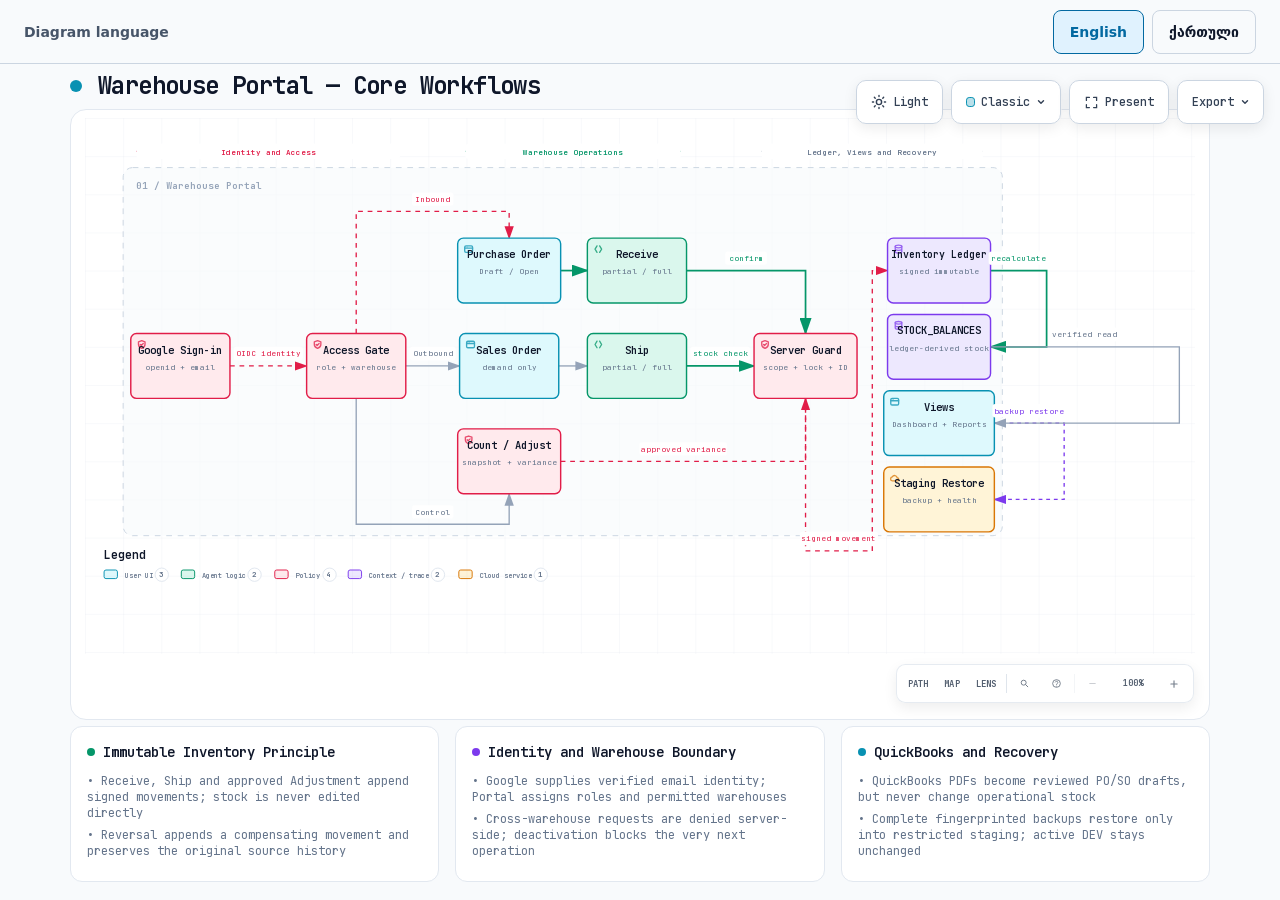
<file: index.html>
<!doctype html>
<html lang="en" data-theme="light">
<head>
  <meta charset="utf-8">
  <meta name="viewport" content="width=device-width, initial-scale=1">
  <meta name="color-scheme" content="light dark">
  <title>Warehouse Portal — Core Workflows</title>
  <style>
    :root { --surface: #f8fafc; --ink: #0f172a; --muted: #475569; --border: #cbd5e1; --selected: #e0f2fe; --accent: #0369a1; }
    :root[data-theme="dark"] { --surface: #020617; --ink: #f8fafc; --muted: #cbd5e1; --border: #334155; --selected: #0c4a6e; --accent: #7dd3fc; }
    * { box-sizing: border-box; }
    body { margin: 0; background: var(--surface); color: var(--ink); font-family: system-ui, sans-serif; }
    .language-bar { height: 64px; padding: 10px 24px; display: flex; align-items: center; justify-content: space-between; gap: 16px; border-bottom: 1px solid var(--border); }
    .language-label { margin: 0; font-size: 14px; font-weight: 600; color: var(--muted); }
    .language-nav { display: flex; gap: 8px; }
    .language-nav a { display: inline-flex; align-items: center; justify-content: center; min-width: 88px; min-height: 44px; padding: 8px 16px; border: 1px solid var(--border); border-radius: 8px; color: var(--ink); background: var(--surface); font-size: 14px; font-weight: 600; text-decoration: none; }
    .language-nav a[aria-current="page"] { background: var(--selected); border-color: var(--accent); color: var(--accent); }
    .language-nav a:hover { border-color: var(--accent); }
    .language-nav a:focus-visible { outline: 3px solid var(--accent); outline-offset: 2px; }
    #workflow-view { display: block; width: 100%; height: calc(100vh - 64px); height: calc(100dvh - 64px); border: 0; }
    .sr-only { position: absolute; width: 1px; height: 1px; padding: 0; margin: -1px; clip-path: inset(50%); white-space: nowrap; }
    @media (max-width: 480px) { .language-bar { padding-inline: 12px; gap: 8px; } .language-nav a { min-width: 76px; padding-inline: 10px; } }
  </style>
</head>
<body>
  <header class="language-bar">
    <p class="language-label" id="language-label">Diagram language</p>
    <nav class="language-nav" aria-label="Diagram language" id="language-nav">
      <a href="#en" lang="en" hreflang="en" data-language="en" aria-current="page">English</a>
      <a href="#ka" lang="ka" hreflang="ka" data-language="ka">ქართული</a>
    </nav>
    <span class="sr-only" id="language-status" role="status" aria-live="polite"></span>
  </header>
  <main>
    <iframe id="workflow-view" src="en.html" data-language="en" title="Warehouse Portal workflow diagram in English" allow="clipboard-write; fullscreen" allowfullscreen></iframe>
    <noscript><p>Open the <a href="en.html">English diagram</a> or <a href="ka.html" lang="ka">ქართული დიაგრამა</a>.</p></noscript>
  </main>
  <script>
    (() => {
      'use strict';
      const frame = document.getElementById('workflow-view');
      const links = [...document.querySelectorAll('[data-language]')].filter(node => node.tagName === 'A');
      const copy = {
        en: { file: 'en.html', title: 'Warehouse Portal — Core Workflows', label: 'Diagram language', frame: 'Warehouse Portal workflow diagram in English', status: 'English diagram loaded' },
        ka: { file: 'ka.html', title: 'Warehouse Portal — ძირითადი სამუშაო ნაკადები', label: 'დიაგრამის ენა', frame: 'Warehouse Portal-ის სამუშაო ნაკადების დიაგრამა ქართულად', status: 'ქართული დიაგრამა ჩაიტვირთა' }
      };
      let themeObserver;
      function selectLanguage() {
        const language = location.hash === '#ka' ? 'ka' : 'en';
        const text = copy[language];
        document.documentElement.lang = language;
        document.title = text.title;
        document.getElementById('language-label').textContent = text.label;
        document.getElementById('language-nav').setAttribute('aria-label', text.label);
        links.forEach(link => {
          if (link.dataset.language === language) link.setAttribute('aria-current', 'page');
          else link.removeAttribute('aria-current');
        });
        frame.title = text.frame;
        if (frame.dataset.language !== language) {
          document.getElementById('language-status').textContent = '';
          frame.dataset.language = language;
          // Keep one browser-history entry per language choice, not a second iframe entry.
          frame.contentWindow.location.replace(text.file);
        }
      }
      frame.addEventListener('load', () => {
        if (themeObserver) themeObserver.disconnect();
        const child = frame.contentDocument && frame.contentDocument.documentElement;
        if (child) {
          const syncTheme = () => { document.documentElement.dataset.theme = child.dataset.theme === 'dark' ? 'dark' : 'light'; };
          syncTheme();
          themeObserver = new MutationObserver(syncTheme);
          themeObserver.observe(child, { attributes: true, attributeFilter: ['data-theme'] });
        }
        document.getElementById('language-status').textContent = copy[frame.dataset.language].status;
      });
      window.addEventListener('hashchange', selectLanguage);
      selectLanguage();
    })();
  </script>
</body>
</html>
</file>
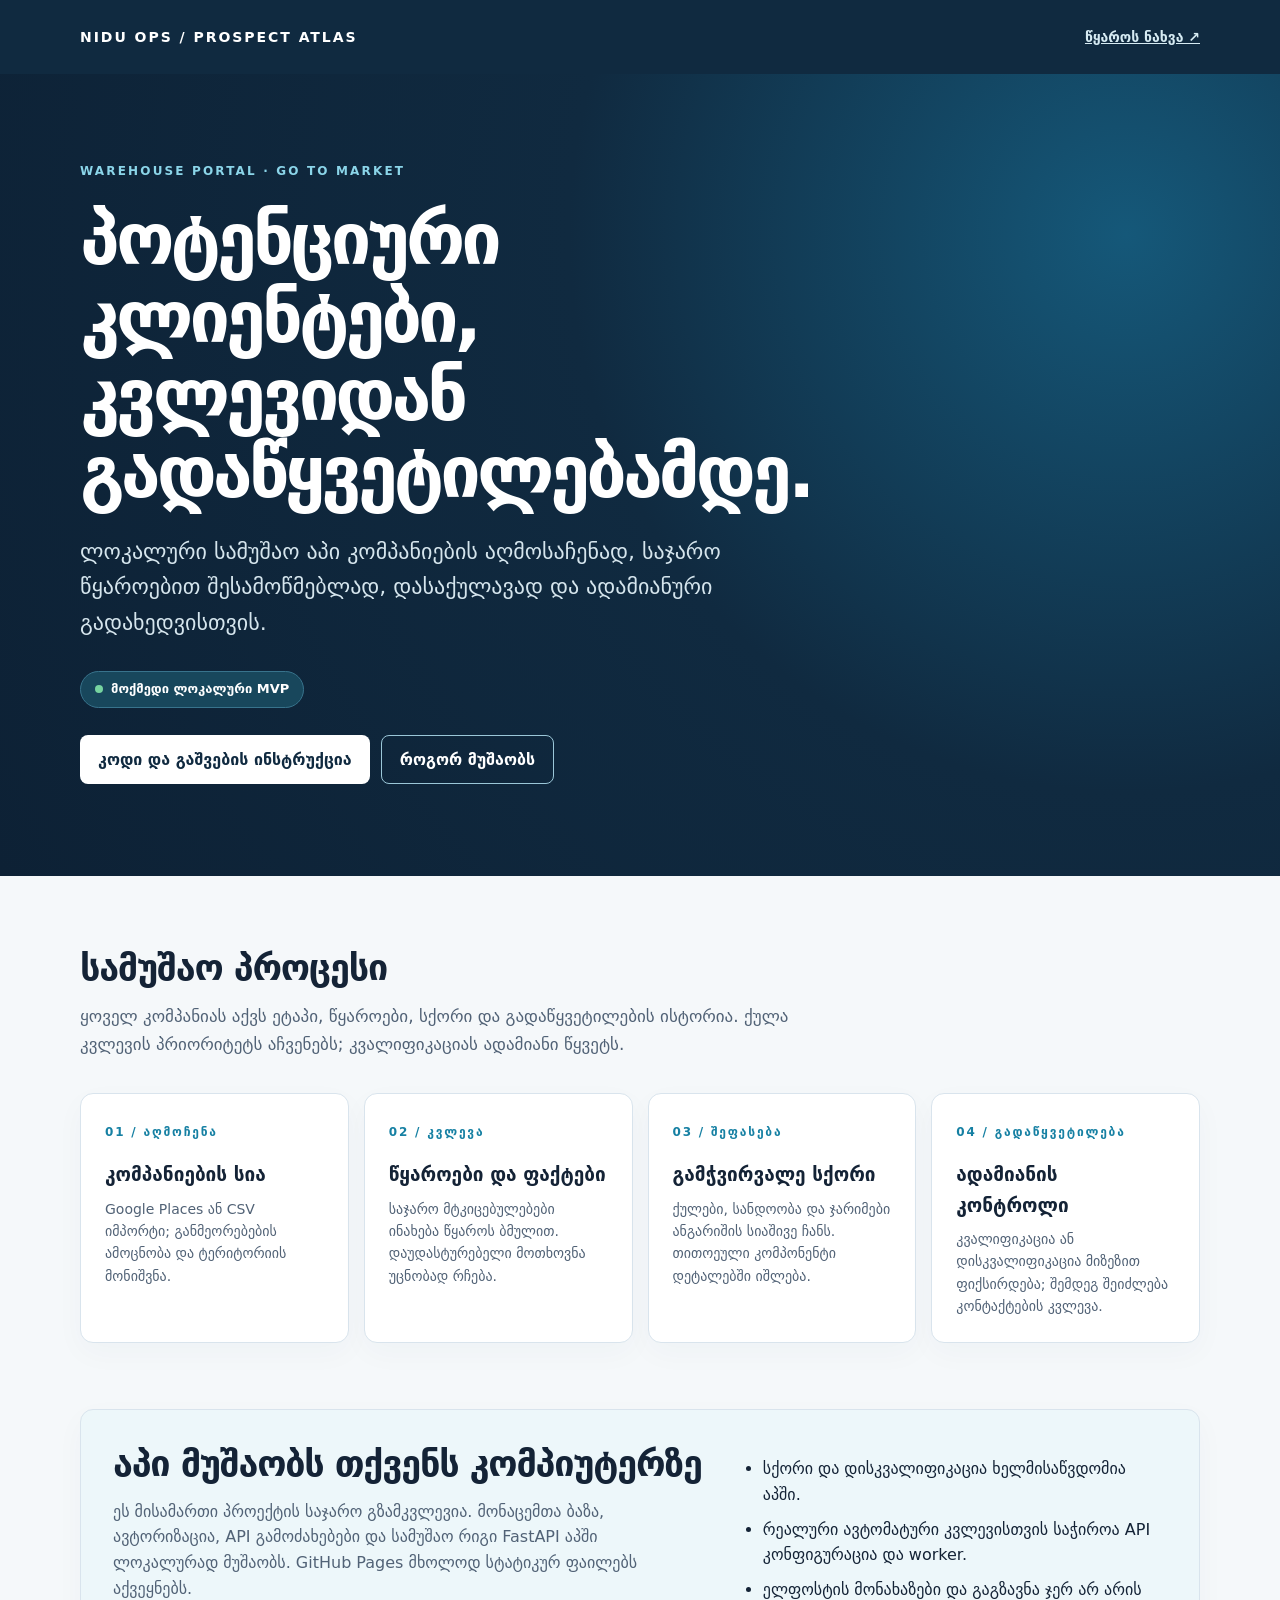
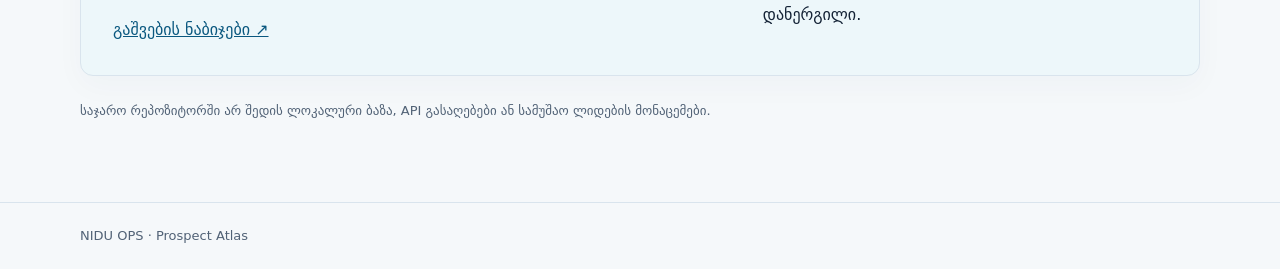
<file: nidu-ops-prospect-atlas/index.html>
<!doctype html>
<html lang="ka">
<head>
  <meta charset="utf-8">
  <meta name="viewport" content="width=device-width, initial-scale=1">
  <meta name="description" content="NIDU OPS Prospect Atlas — კომპანიების კვლევისა და ადამიანური გადახედვის ლოკალური აპი.">
  <title>NIDU OPS · Prospect Atlas</title>
  <style>
    :root{--ink:#142336;--muted:#516276;--line:#d9e4ed;--blue:#0a587f;--pale:#edf7fa;--bg:#f5f8fa}*{box-sizing:border-box}body{margin:0;background:var(--bg);color:var(--ink);font-family:system-ui,-apple-system,"Segoe UI",sans-serif;line-height:1.6}a{color:var(--blue)}a:focus-visible{outline:3px solid #e1a72e;outline-offset:3px}.wrap{width:min(1120px,calc(100% - 36px));margin:auto}header{background:#102a40;color:#fff}.nav{display:flex;align-items:center;justify-content:space-between;gap:20px;min-height:74px}.brand{color:#fff;text-decoration:none;font-size:14px;font-weight:800;letter-spacing:.14em}.nav a:last-child{color:#d6ebf3;font-weight:650;font-size:14px}.hero{padding:88px 0 92px;background:radial-gradient(circle at 88% 20%,#155879 0,#102a40 43%,#0d2135 100%);color:#fff}.eyebrow{text-transform:uppercase;letter-spacing:.18em;font-size:12px;font-weight:800;color:#8bd5e9;margin:0 0 20px}h1{font-size:clamp(38px,6vw,72px);line-height:1.08;letter-spacing:-.055em;max-width:800px;margin:0 0 22px}h2{font-size:clamp(25px,3vw,36px);line-height:1.2;letter-spacing:-.035em;margin:0 0 14px}p{margin:0 0 16px}.lead{font-size:clamp(17px,2vw,22px);max-width:730px;color:#d5e5ed}.status{display:inline-flex;align-items:center;gap:8px;background:#18475c;border:1px solid #38738c;border-radius:100px;padding:7px 14px;font-size:13px;font-weight:700;margin:15px 0 27px}.status:before{content:"";width:8px;height:8px;background:#76d4a0;border-radius:50%}.actions{display:flex;flex-wrap:wrap;gap:11px}.button{display:inline-flex;align-items:center;justify-content:center;min-height:46px;padding:11px 18px;border-radius:8px;background:#fff;color:#102a40;text-decoration:none;font-weight:750}.button:hover{background:#e6f4fa}.button.secondary{background:transparent;border:1px solid #9bc7d8;color:#fff}.button.secondary:hover{background:#ffffff14}main{padding:70px 0 80px}.intro{max-width:780px;color:var(--muted);font-size:17px}.grid{display:grid;grid-template-columns:repeat(4,minmax(0,1fr));gap:15px;margin:35px 0 66px}.card,.panel{background:#fff;border:1px solid var(--line);border-radius:13px;padding:24px;box-shadow:0 10px 30px #1e405b08}.number{font-size:12px;font-weight:800;letter-spacing:.15em;color:#1680a3}.card h3{font-size:19px;margin:16px 0 8px}.card p{font-size:14px;color:var(--muted);margin:0}.panel{display:grid;grid-template-columns:1.4fr 1fr;gap:36px;align-items:center;background:var(--pale);padding:32px}.panel p{color:var(--muted)}.panel ul{margin:0;padding-left:20px}.panel li{margin:9px 0}.footnote{font-size:13px;color:var(--muted);margin:25px 0 0}footer{border-top:1px solid var(--line);padding:23px 0;color:var(--muted);font-size:13px}@media(max-width:820px){.grid{grid-template-columns:repeat(2,1fr)}.panel{grid-template-columns:1fr}}@media(max-width:540px){.nav{align-items:start;flex-direction:column;padding:18px 0;gap:5px}.hero{padding:58px 0 64px}.grid{grid-template-columns:1fr;margin-bottom:45px}.card{padding:19px}main{padding:48px 0}.panel{padding:22px}}
  </style>
</head>
<body>
  <header><div class="wrap nav"><a class="brand" href="../">NIDU OPS / PROSPECT ATLAS</a><a href="https://github.com/opslayersystems-cmd/warehouse-portal-workflows/tree/main/nidu-ops-prospect-atlas/app">წყაროს ნახვა ↗</a></div></header>
  <section class="hero"><div class="wrap"><p class="eyebrow">Warehouse Portal · Go to market</p><h1>პოტენციური კლიენტები, კვლევიდან გადაწყვეტილებამდე.</h1><p class="lead">ლოკალური სამუშაო აპი კომპანიების აღმოსაჩენად, საჯარო წყაროებით შესამოწმებლად, დასაქულავად და ადამიანური გადახედვისთვის.</p><span class="status">მოქმედი ლოკალური MVP</span><div class="actions"><a class="button" href="https://github.com/opslayersystems-cmd/warehouse-portal-workflows/tree/main/nidu-ops-prospect-atlas/app">კოდი და გაშვების ინსტრუქცია</a><a class="button secondary" href="#workflow">როგორ მუშაობს</a></div></div></section>
  <main class="wrap"><section id="workflow"><h2>სამუშაო პროცესი</h2><p class="intro">ყოველ კომპანიას აქვს ეტაპი, წყაროები, სქორი და გადაწყვეტილების ისტორია. ქულა კვლევის პრიორიტეტს აჩვენებს; კვალიფიკაციას ადამიანი წყვეტს.</p><div class="grid"><article class="card"><span class="number">01 / აღმოჩენა</span><h3>კომპანიების სია</h3><p>Google Places ან CSV იმპორტი; განმეორებების ამოცნობა და ტერიტორიის მონიშვნა.</p></article><article class="card"><span class="number">02 / კვლევა</span><h3>წყაროები და ფაქტები</h3><p>საჯარო მტკიცებულებები ინახება წყაროს ბმულით. დაუდასტურებელი მოთხოვნა უცნობად რჩება.</p></article><article class="card"><span class="number">03 / შეფასება</span><h3>გამჭვირვალე სქორი</h3><p>ქულები, სანდოობა და ჯარიმები ანგარიშის სიაშივე ჩანს. თითოეული კომპონენტი დეტალებში იშლება.</p></article><article class="card"><span class="number">04 / გადაწყვეტილება</span><h3>ადამიანის კონტროლი</h3><p>კვალიფიკაცია ან დისკვალიფიკაცია მიზეზით ფიქსირდება; შემდეგ შეიძლება კონტაქტების კვლევა.</p></article></div></section><section class="panel"><div><h2>აპი მუშაობს თქვენს კომპიუტერზე</h2><p>ეს მისამართი პროექტის საჯარო გზამკვლევია. მონაცემთა ბაზა, ავტორიზაცია, API გამოძახებები და სამუშაო რიგი FastAPI აპში ლოკალურად მუშაობს. GitHub Pages მხოლოდ სტატიკურ ფაილებს აქვეყნებს.</p><a href="https://github.com/opslayersystems-cmd/warehouse-portal-workflows/blob/main/nidu-ops-prospect-atlas/app/README.md">გაშვების ნაბიჯები ↗</a></div><ul><li>სქორი და დისკვალიფიკაცია ხელმისაწვდომია აპში.</li><li>რეალური ავტომატური კვლევისთვის საჭიროა API კონფიგურაცია და worker.</li><li>ელფოსტის მონახაზები და გაგზავნა ჯერ არ არის დანერგილი.</li></ul></section><p class="footnote">საჯარო რეპოზიტორში არ შედის ლოკალური ბაზა, API გასაღებები ან სამუშაო ლიდების მონაცემები.</p></main>
  <footer><div class="wrap">NIDU OPS · Prospect Atlas</div></footer>
</body>
</html>
</file>
